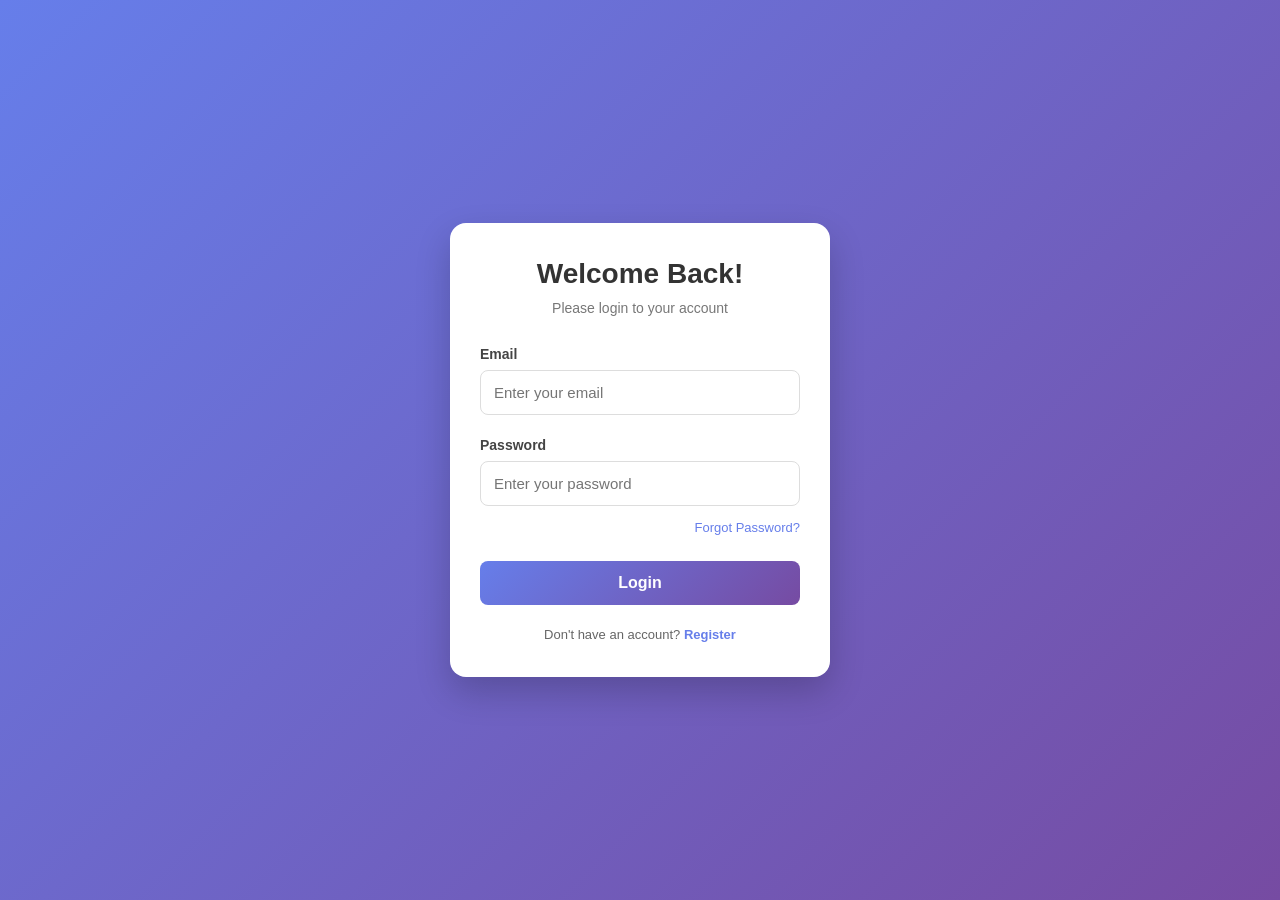
<file: authproject by js/index.html>
<!DOCTYPE html>
<html lang="en">
<head>
    <meta charset="UTF-8">
    <meta name="viewport" content="width=device-width, initial-scale=1.0">
    <title>Login Page</title>
    <link rel="stylesheet" href="style.css">
</head>
<body>

    <div class="Logincontainer">
        <form class="login" action="">

            <h1>Welcome Back!</h1>
            <p class="subtitle">Please login to your account</p>

            <div class="emails">
                <label for="email">Email</label>
                <input
                    id="email"
                    type="email"
                    placeholder="Enter your email"
                    autocomplete="current-password"
                    required
                >
            </div>

            <div class="passwords">
                <label for="password">Password</label>
                <input
                    id="password"
                    type="password"
                    placeholder="Enter your password"
                      autocomplete="current-password"
                    required
                >
            </div>

            <div class="forgot">
                <a href="#">Forgot Password?</a>
            </div>

            <div class="submit">
                <button type="submit">Login</button>

                <p>
                    Don't have an account?
                    <a href="registred.html">Register</a>
                </p>
            </div>

            <p id="loginmess"></p>

        </form>
    </div>
  <script src="app.js"></script>
</body>
</html>
</file>
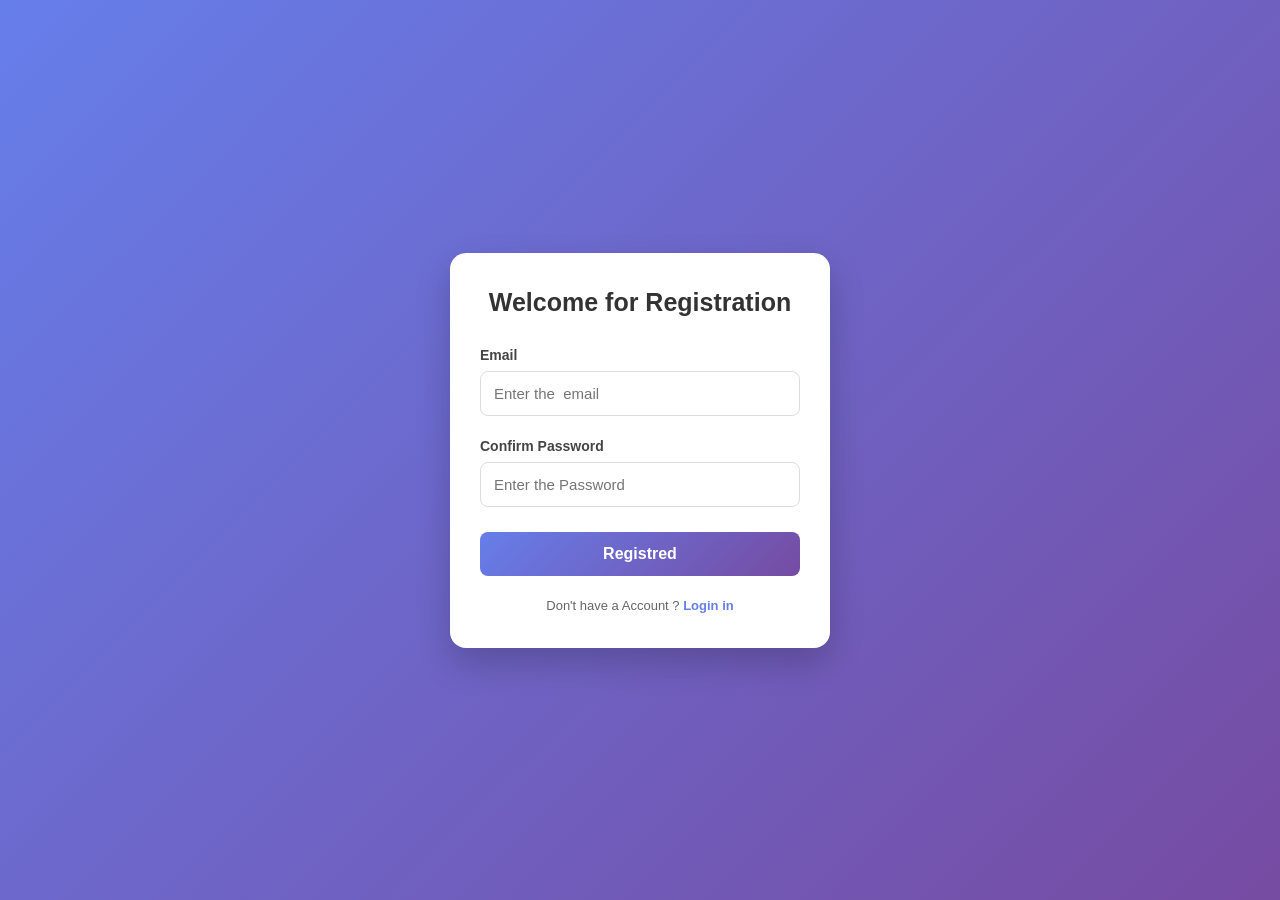
<file: authproject by js/registred.html>
<!DOCTYPE html>
<html lang="en">
<head>
    <meta charset="UTF-8">
    <meta name="viewport" content="width=device-width, initial-scale=1.0">
    <title>Login pages</title>
    <link rel="stylesheet" href="style.css">
</head>
<body>
          
      <div class=" Registredcontainer">
                   <form class="registred" action="">
                             
                             <h1>Welcome  for Registration</h1>

                            
                               <div class="emails">
                                      <p>Email</p>
                           <input id="email"
                           
                    autocomplete="current-password"
                           type="email" placeholder="Enter the  email">
                               </div>

                               <div class="passwords">
                               <p>Confirm Password</p>
                                 <input id="password" 
                                 type="password"
                                   autocomplete="current-password"
                                 placeholder="Enter the Password">
                               </div>

                               <div class="submit">
                       
                        <button>Registred</button>
                         <p>Don't have a Account ? <a href="index.html">Login in </a></p>
                               </div>
                              
                        <p id="registermess"></p>

                      </form>
      </div>

    <script src="app.js"></script>
</body>
</html>
</file>
<file: authproject by js/style.css>
* {
    margin: 0;
    padding: 0;
    box-sizing: border-box;
}

body {
    font-family: Arial, sans-serif;
    min-height: 100vh;
    display: flex;
    justify-content: center;
    align-items: center;
    background: linear-gradient(135deg, #667eea, #764ba2);
}

/* Registration Container */
.Registredcontainer {
    width: 100%;
    max-width: 420px;
    padding: 20px;
}

/* Registration Card */
.registred {
    background: #ffffff;
    padding: 35px 30px;
    border-radius: 16px;
    box-shadow: 0 15px 35px rgba(0, 0, 0, 0.2);
}

/* Heading */
.registred h1 {
    font-size: 25px;
    text-align: center;
    color: #333333;
    margin-bottom: 30px;
}

/* Input Groups */
.emails,
.passwords {
    margin-bottom: 22px;
}

.emails p,
.passwords p {
    font-size: 14px;
    font-weight: 600;
    color: #444444;
    margin-bottom: 8px;
}

/* Input Fields */
.emails input,
.passwords input {
    width: 100%;
    padding: 13px 14px;
    border: 1px solid #d1d5db;
    border-radius: 8px;
    font-size: 15px;
    outline: none;
    transition: 0.3s ease;
}

.emails input:focus,
.passwords input:focus {
    border-color: #667eea;
    box-shadow: 0 0 0 3px rgba(102, 126, 234, 0.15);
}

/* Submit Section */
.submit {
    text-align: center;
    margin-top: 25px;
}

/* Register Button */
.submit button {
    width: 100%;
    padding: 13px;
    border: none;
    border-radius: 8px;
    background: linear-gradient(135deg, #667eea, #764ba2);
    color: white;
    font-size: 16px;
    font-weight: bold;
    cursor: pointer;
    transition: 0.3s ease;
}

.submit button:hover {
    transform: translateY(-2px);
    box-shadow: 0 6px 15px rgba(102, 126, 234, 0.35);
}

/* Login Link */
.submit p {
    margin-top: 20px;
    font-size: 13px;
    color: #666666;
}

.submit a {
    color: #667eea;
    font-weight: bold;
    text-decoration: none;
}

.submit a:hover {
    text-decoration: underline;
}

/* Mobile Responsive */
@media (max-width: 480px) {
    .Registredcontainer {
        padding: 15px;
    }

    .registred {
        padding: 28px 20px;
    }

    .registred h1 {
        font-size: 22px;
    }
}





body {
    font-family: Arial, sans-serif;
    min-height: 100vh;
    display: flex;
    justify-content: center;
    align-items: center;
    background: linear-gradient(135deg, #667eea, #764ba2);
}

.Logincontainer {
    width: 100%;
    max-width: 420px;
    padding: 20px;
}

.login {
    background: #fff;
    padding: 35px 30px;
    border-radius: 16px;
    box-shadow: 0 15px 35px rgba(0, 0, 0, 0.2);
}

.login h1 {
    text-align: center;
    color: #333;
    font-size: 28px;
    margin-bottom: 10px;
}

.subtitle {
    text-align: center;
    color: #777;
    font-size: 14px;
    margin-bottom: 30px;
}

.emails,
.passwords {
    margin-bottom: 22px;
}

.emails label,
.passwords label {
    display: block;
    font-size: 14px;
    font-weight: 600;
    color: #444;
    margin-bottom: 8px;
}

.emails input,
.passwords input {
    width: 100%;
    padding: 13px;
    border: 1px solid #ddd;
    border-radius: 8px;
    font-size: 15px;
    outline: none;
    transition: 0.3s;
}

.emails input:focus,
.passwords input:focus {
    border-color: #667eea;
    box-shadow: 0 0 0 3px rgba(102, 126, 234, 0.15);
}

.forgot {
    text-align: right;
    margin-top: -10px;
    margin-bottom: 22px;
}

.forgot a {
    font-size: 13px;
    color: #667eea;
    text-decoration: none;
}

.submit button {
    width: 100%;
    padding: 13px;
    border: none;
    border-radius: 8px;
    background: linear-gradient(135deg, #667eea, #764ba2);
    color: white;
    font-size: 16px;
    font-weight: bold;
    cursor: pointer;
    transition: 0.3s;
}

.submit button:hover {
    transform: translateY(-2px);
    box-shadow: 0 6px 15px rgba(102, 126, 234, 0.35);
}

.submit p {
    text-align: center;
    margin-top: 22px;
    color: #666;
    font-size: 13px;
}

.submit a {
    color: #667eea;
    font-weight: bold;
    text-decoration: none;
}

.submit a:hover,
.forgot a:hover {
    text-decoration: underline;
}

@media (max-width: 480px) {
    .login {
        padding: 28px 20px;
    }

    .login h1 {
        font-size: 24px;
    }
}
</file>
